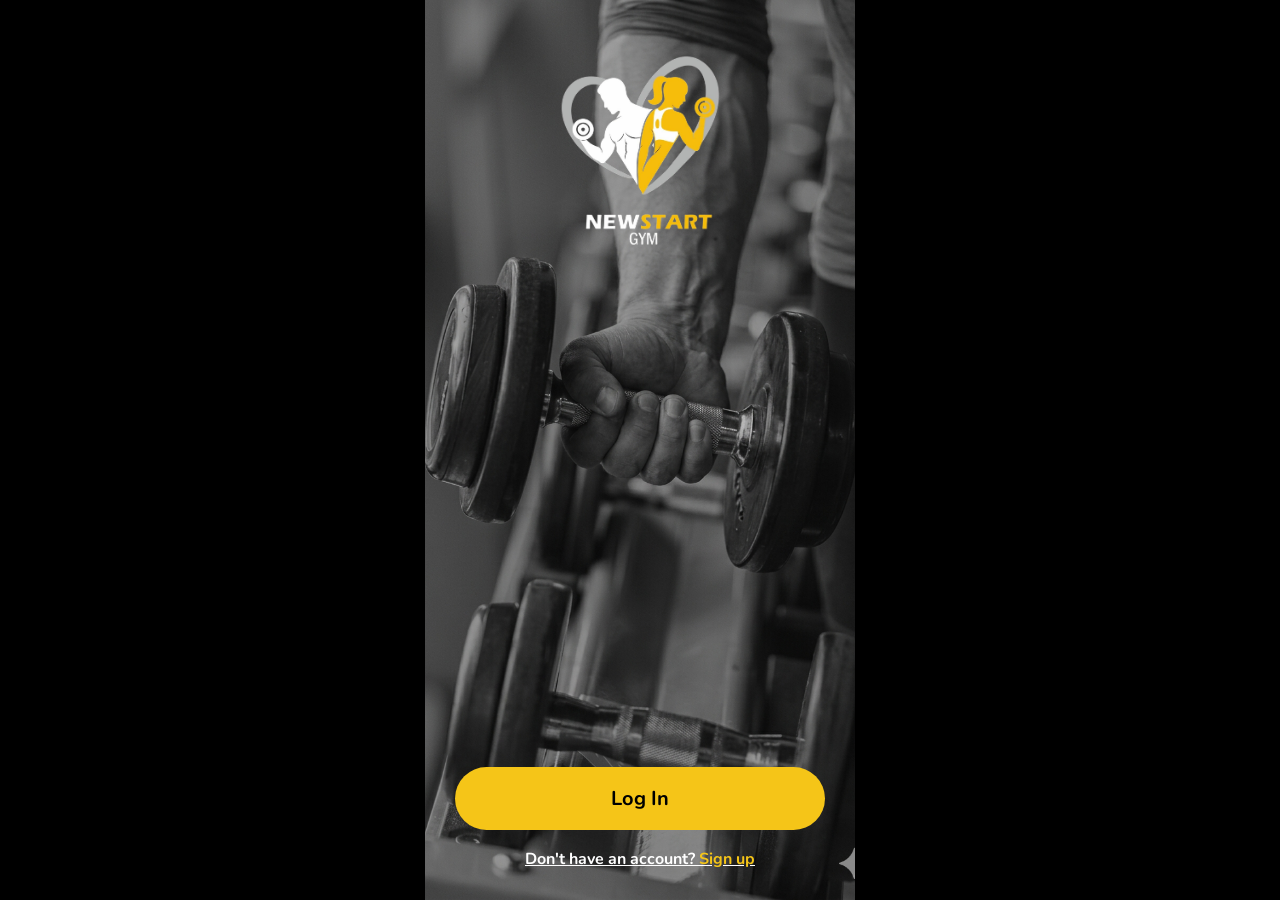
<file: index.html>
<!DOCTYPE html>
<html lang="es">
<head>
  <meta charset="UTF-8">
  <meta name="viewport" content="width=device-width, initial-scale=1.0">
  <title>New Start Gym</title>
  <link rel="stylesheet" href="css/estilos.css">
</head>
<body>
  <!-- Pantalla de bienvenida -->
  <div class="app">
    <div class="fondo">
      <img class="logo" src="logo-NewStart.png" alt="New Start Gym">
      <div style="flex:1"></div>
      <a href="login.html" class="btn" style="text-align:center;text-decoration:none">Log In</a>
      <a href="registro-1.html" class="link">Don't have an account? <b>Sign up</b></a>
    </div>
  </div>
</body>
</html>
</file>
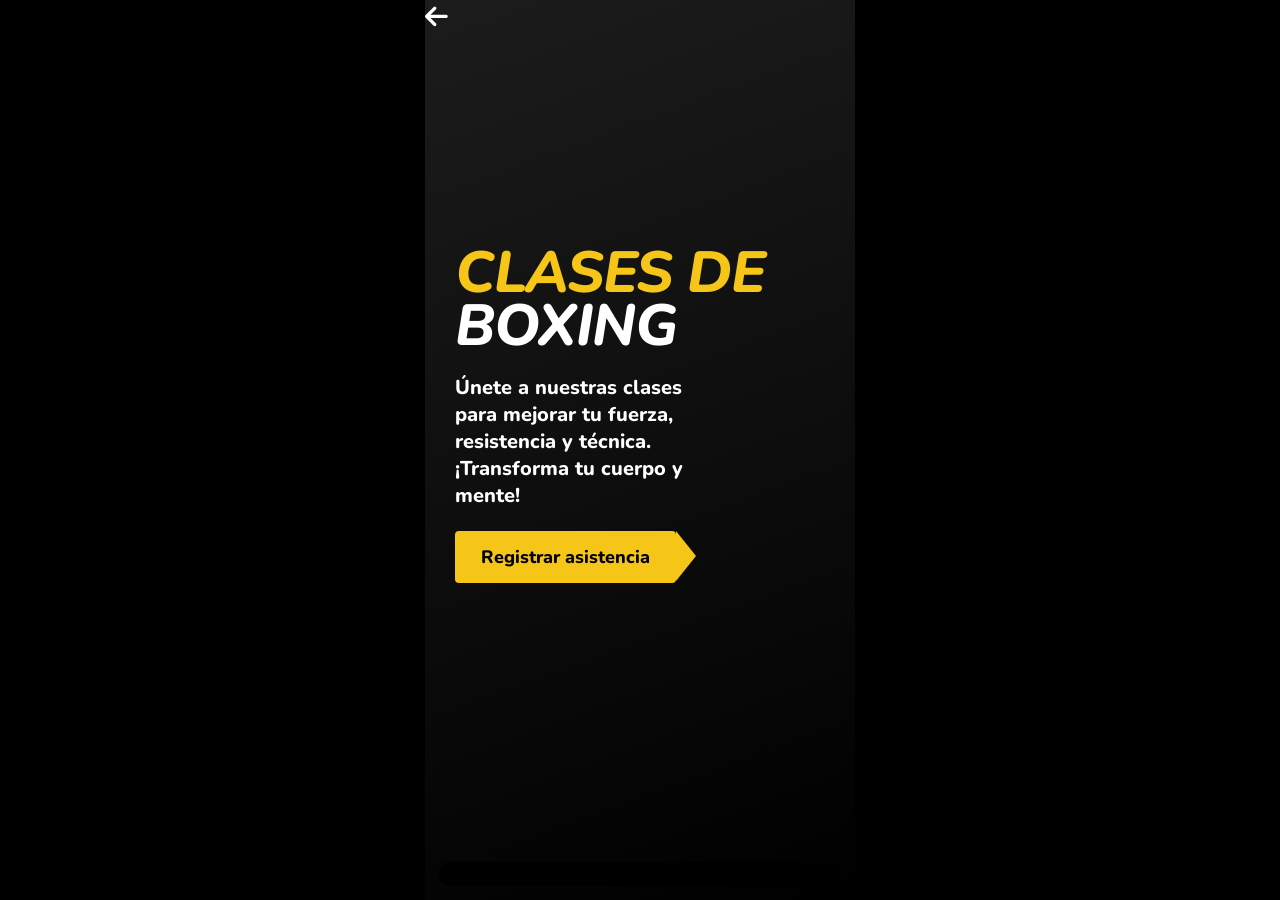
<file: boxeo.html>
<!DOCTYPE html>
<html lang="es">
<head>
  <meta charset="UTF-8">
  <meta name="viewport" content="width=device-width, initial-scale=1.0">
  <title>Clases</title>
  <link rel="stylesheet" href="css/estilos.css">
  <link rel="stylesheet" href="https://cdnjs.cloudflare.com/ajax/libs/font-awesome/6.5.1/css/all.min.css">
</head>
<body>
  <!-- Pantalla promocional de clases (registro de asistencia independiente) -->
  <div class="app">
    <div class="promo" style="position:relative">
      <a href="disciplinas.html" class="volver" style="position:absolute;top:0;left:0"><i class="fa-solid fa-arrow-left"></i></a>
      <h1><span class="amarillo">Clases de</span><br><span class="blanco" id="disciplina">Boxeo</span></h1>
      <p id="texto">Únete a nuestras clases para mejorar tu fuerza, resistencia y técnica. ¡Transforma tu cuerpo y mente!</p>
      <button class="btn-promo" id="asistir">Registrar asistencia</button>
    </div>
    <nav class="barra-nav" id="nav"></nav>
  </div>
  <script src="js/datos.js"></script>
  <script src="js/nav.js"></script>
  <script src="js/boxeo.js"></script>
</body>
</html>
</file>
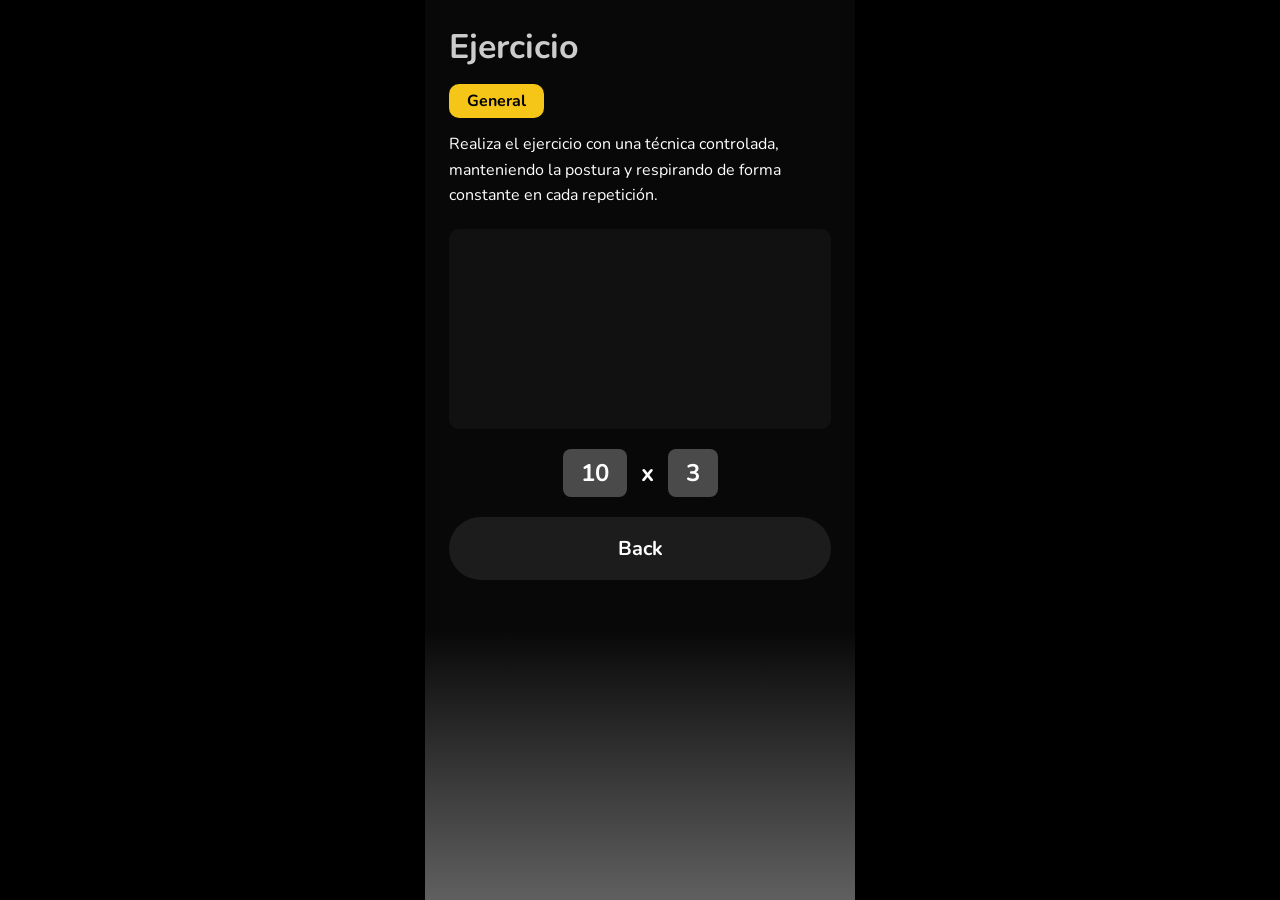
<file: detalle.html>
<!DOCTYPE html>
<html lang="es">
<head>
  <meta charset="UTF-8">
  <meta name="viewport" content="width=device-width, initial-scale=1.0">
  <title>Ejercicio</title>
  <link rel="stylesheet" href="css/estilos.css">
</head>
<body>
  <!-- Detalle del ejercicio con video -->
  <div class="app">
    <div class="contenido detalle">
      <h1 id="nombre"></h1>
      <span class="etiqueta" id="tag"></span>
      <div id="descripcion"></div>
      <div class="video">
        <iframe id="video" width="100%" height="100%" style="border:none;border-radius:10px" allowfullscreen allow="accelerometer; autoplay; clipboard-write; encrypted-media; gyroscope; picture-in-picture"></iframe>
      </div>
      <div class="repes"><span id="reps"></span> x <span id="series"></span></div>
      <a href="javascript:history.back()" class="btn oscuro" style="text-align:center;text-decoration:none">Back</a>
    </div>
  </div>
  <script src="js/datos.js"></script>
  <script src="js/detalle.js"></script>
</body>
</html>
</file>
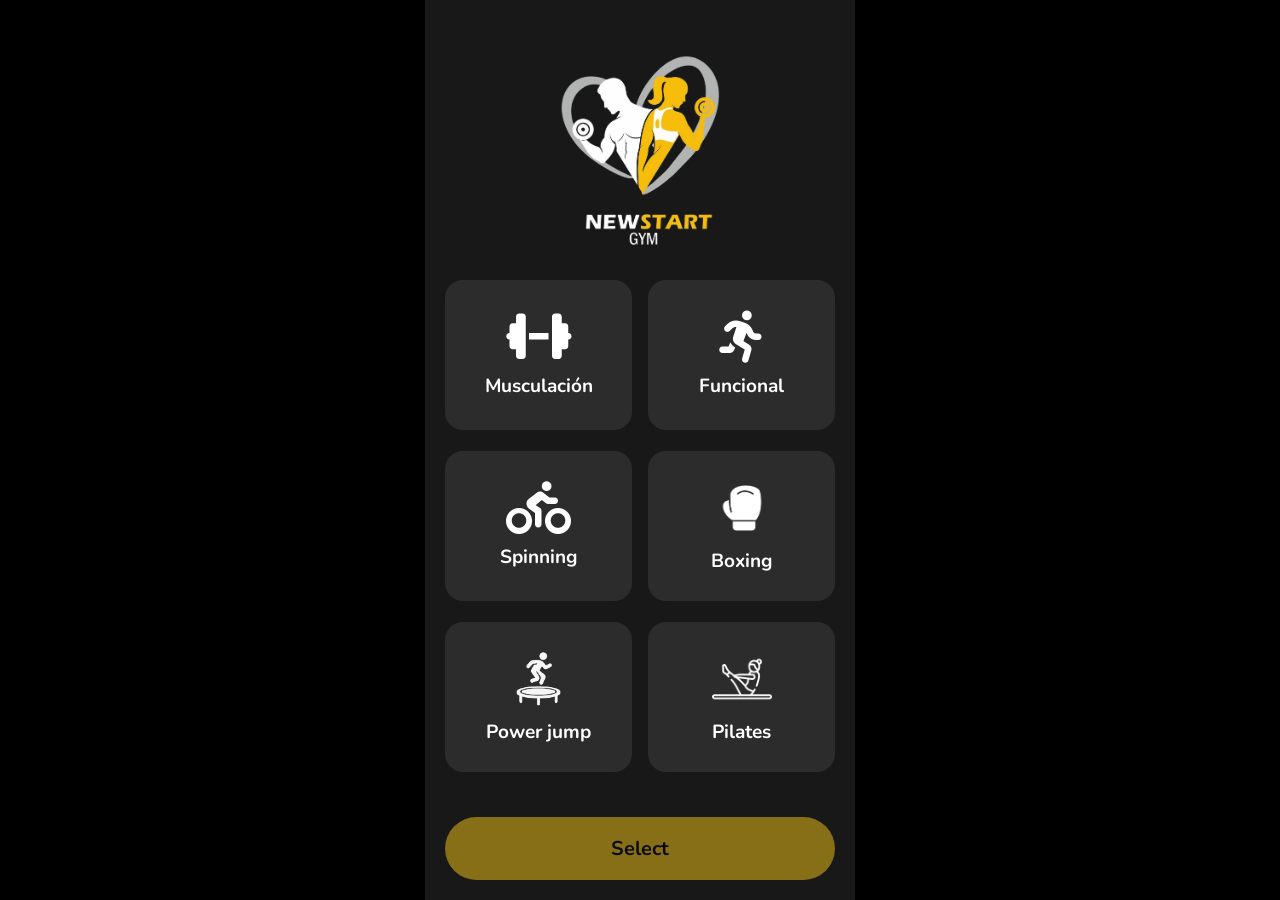
<file: disciplinas.html>
<!DOCTYPE html>
<html lang="es">
<head>
  <meta charset="UTF-8">
  <meta name="viewport" content="width=device-width, initial-scale=1.0">
  <title>Disciplinas</title>
  <link rel="stylesheet" href="css/estilos.css">
  <link rel="stylesheet" href="https://cdnjs.cloudflare.com/ajax/libs/font-awesome/6.5.1/css/all.min.css">
</head>
<body>
  <!-- Seleccion de disciplinas -->
  <div class="app">
    <img class="logo" src="logo-NewStart.png" alt="New Start Gym" style="margin-top:30px">
    <div class="grilla" id="grilla"></div>
    <div style="padding:20px"><button class="btn" id="seleccionar">Select</button></div>
  </div>
  <script src="js/datos.js"></script>
  <script src="js/disciplinas.js"></script>
</body>
</html>
</file>
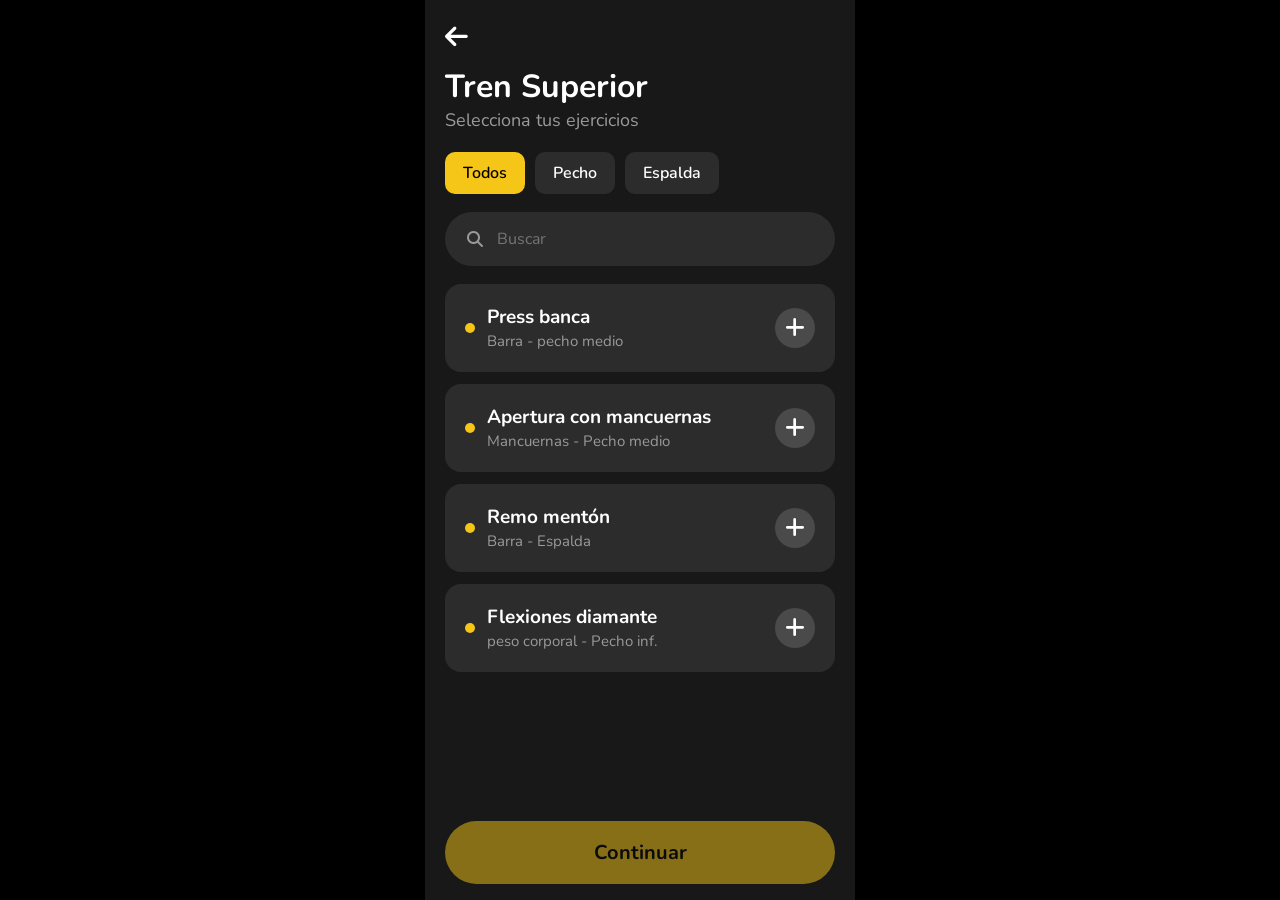
<file: ejercicios.html>
<!DOCTYPE html>
<html lang="es">
<head>
  <meta charset="UTF-8">
  <meta name="viewport" content="width=device-width, initial-scale=1.0">
  <title>Ejercicios</title>
  <link rel="stylesheet" href="css/estilos.css">
  <link rel="stylesheet" href="https://cdnjs.cloudflare.com/ajax/libs/font-awesome/6.5.1/css/all.min.css">
</head>
<body>
  <!-- Seleccion y configuracion de ejercicios -->
  <div class="app">
    <div class="contenido" style="padding:0">
      <div class="cabecera">
        <a href="principal.html" class="volver"><i class="fa-solid fa-arrow-left"></i></a>
        <h1 id="titulo"></h1>
        <p>Selecciona tus ejercicios</p>
      </div>
      <div class="chips" id="chips"></div>
      <div class="buscar" style="margin:18px 20px">
        <i class="fa-solid fa-magnifying-glass"></i>
        <input class="buscador" id="buscador" type="search" placeholder="Buscar">
      </div>
      <div id="lista"></div>
    </div>
    <div class="pie"><button class="btn" id="continuar" disabled>Continuar</button></div>
  </div>
  <script src="js/datos.js"></script>
  <script src="js/ejercicios.js"></script>
</body>
</html>
</file>
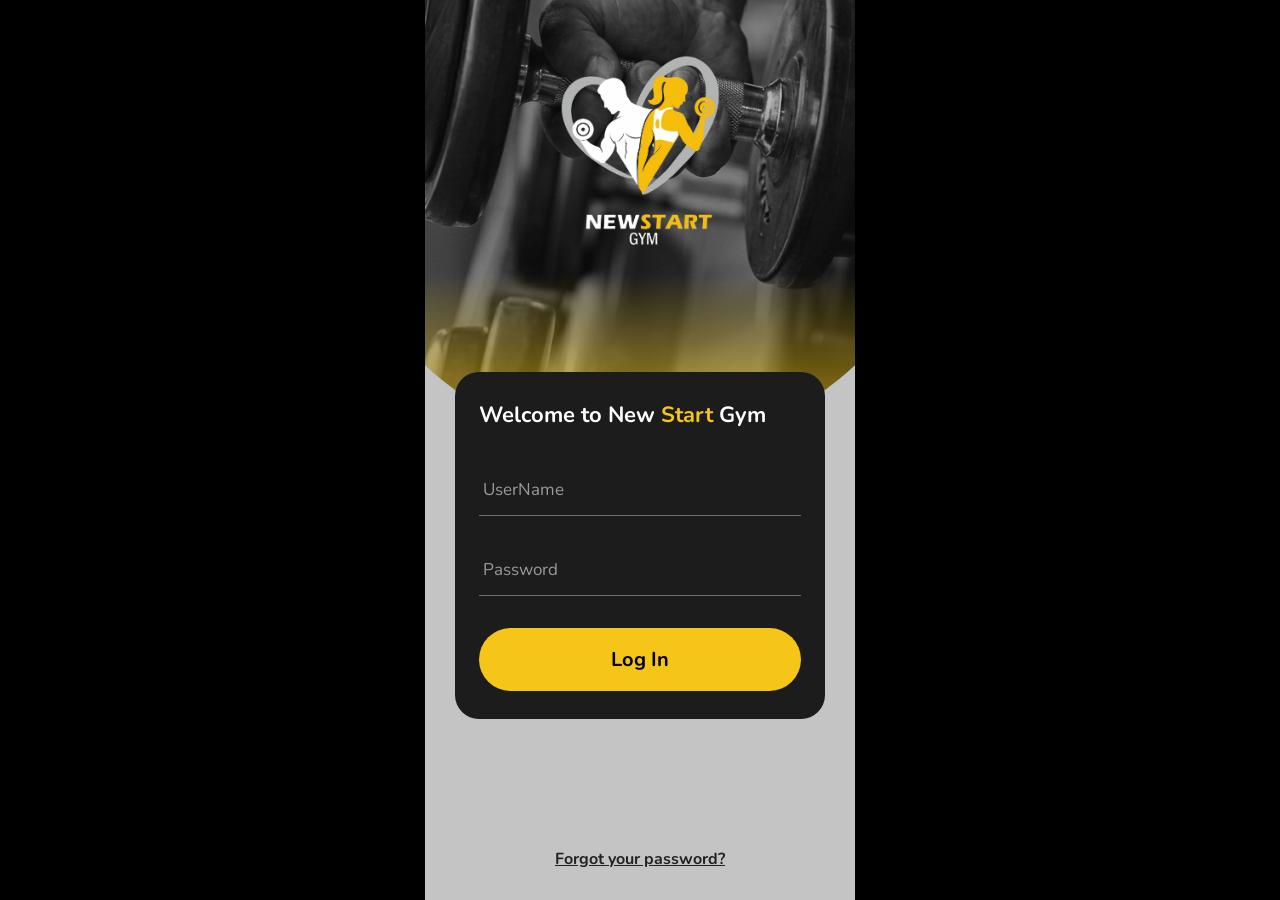
<file: login.html>
<!DOCTYPE html>
<html lang="es">
<head>
  <meta charset="UTF-8">
  <meta name="viewport" content="width=device-width, initial-scale=1.0">
  <title>Iniciar sesión</title>
  <link rel="stylesheet" href="css/estilos.css">
</head>
<body>
  <!-- Inicio de sesion -->
  <div class="app">
    <div class="fondo gris">
      <img class="logo" src="logo-NewStart.png" alt="New Start Gym">
      <form class="tarjeta" onsubmit="location.href='disciplinas.html';return false">
        <h2>Welcome to New <span>Start</span> Gym</h2>
        <input class="campo" type="text" placeholder="UserName" required>
        <input class="campo" type="password" placeholder="Password" required>
        <button class="btn" type="submit" style="margin-top:18px">Log In</button>
      </form>
      <a href="registro-1.html" class="link">Forgot your password?</a>
    </div>
  </div>
</body>
</html>
</file>
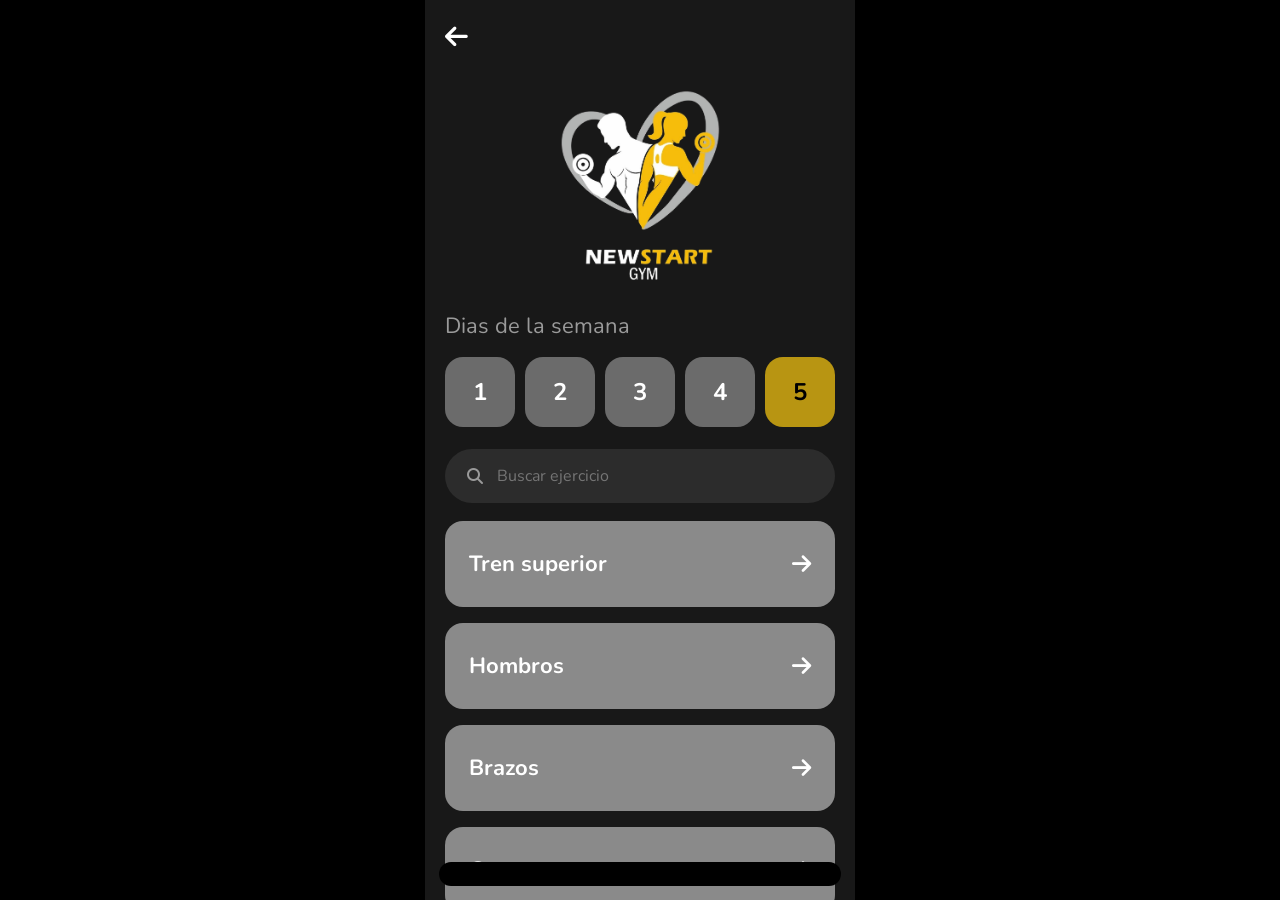
<file: principal.html>
<!DOCTYPE html>
<html lang="es">
<head>
  <meta charset="UTF-8">
  <meta name="viewport" content="width=device-width, initial-scale=1.0">
  <title>New Start Gym</title>
  <link rel="stylesheet" href="css/estilos.css">
  <link rel="stylesheet" href="https://cdnjs.cloudflare.com/ajax/libs/font-awesome/6.5.1/css/all.min.css">
</head>
<body>
  <!-- Pantalla Principal de ejercicios (Musculacion) -->
  <div class="app">
    <div class="contenido">
      <div id="banner"></div>
      <a href="disciplinas.html" class="volver"><i class="fa-solid fa-arrow-left"></i></a>
      <a href="disciplinas.html"><img class="logo" src="logo-NewStart.png" alt="New Start Gym" style="margin-bottom:16px"></a>
      <p class="titulo-seccion">Dias de la semana</p>
      <div class="dias" id="dias"></div>
      <div class="buscar">
        <i class="fa-solid fa-magnifying-glass"></i>
        <input class="buscador" id="buscador" type="search" placeholder="Buscar ejercicio">
      </div>
      <div class="grupo" onclick="irGrupo('tren-superior')">Tren superior <i class="fa-solid fa-arrow-right"></i></div>
      <div class="grupo" onclick="irGrupo('hombros')">Hombros <i class="fa-solid fa-arrow-right"></i></div>
      <div class="grupo" onclick="irGrupo('brazos')">Brazos <i class="fa-solid fa-arrow-right"></i></div>
      <div class="grupo" onclick="irGrupo('core')">Core <i class="fa-solid fa-arrow-right"></i></div>
      <div class="grupo" onclick="irGrupo('gluteos')">Glúteos <i class="fa-solid fa-arrow-right"></i></div>
      <div class="grupo" onclick="irGrupo('tren-inferior')">Tren inferior <i class="fa-solid fa-arrow-right"></i></div>
      <textarea class="nota" id="nota" placeholder="Notas del entrenador..."></textarea>
    </div>
    <nav class="barra-nav" id="nav"></nav>
  </div>
  <script src="js/datos.js"></script>
  <script src="js/nav.js"></script>
  <script src="js/principal.js"></script>
</body>
</html>
</file>
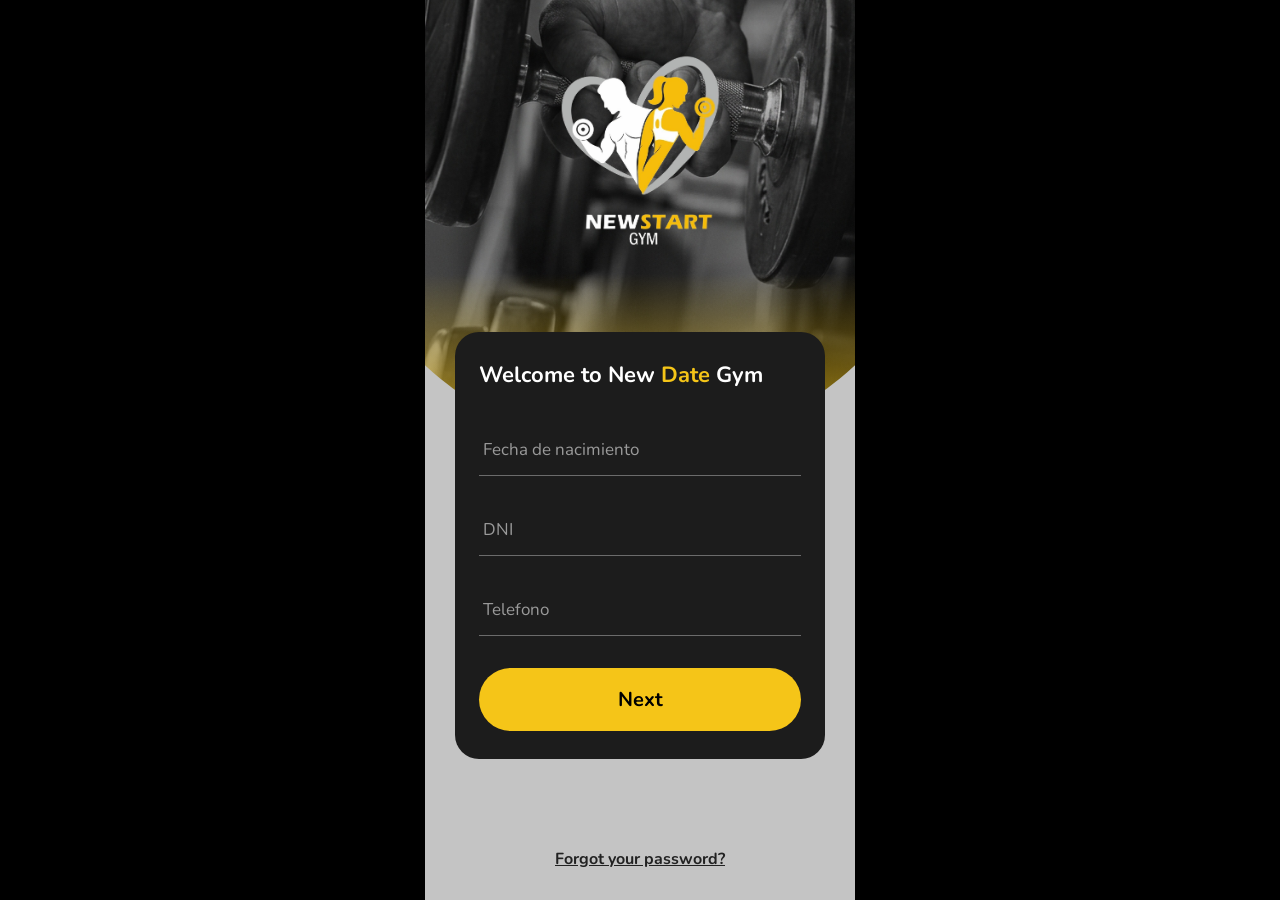
<file: registro-1.html>
<!DOCTYPE html>
<html lang="es">
<head>
  <meta charset="UTF-8">
  <meta name="viewport" content="width=device-width, initial-scale=1.0">
  <title>Registro</title>
  <link rel="stylesheet" href="css/estilos.css">
</head>
<body>
  <!-- Registro paso 1: datos personales -->
  <div class="app">
    <div class="fondo gris">
      <img class="logo" src="logo-NewStart.png" alt="New Start Gym">
      <form class="tarjeta" onsubmit="location.href='registro-2.html';return false">
        <h2>Welcome to New <span>Date</span> Gym</h2>
        <input class="campo" type="text" placeholder="Fecha de nacimiento" required>
        <input class="campo" type="text" placeholder="DNI" required>
        <input class="campo" type="tel" placeholder="Telefono" required>
        <button class="btn" type="submit" style="margin-top:18px">Next</button>
      </form>
      <a href="login.html" class="link">Forgot your password?</a>
    </div>
  </div>
</body>
</html>
</file>
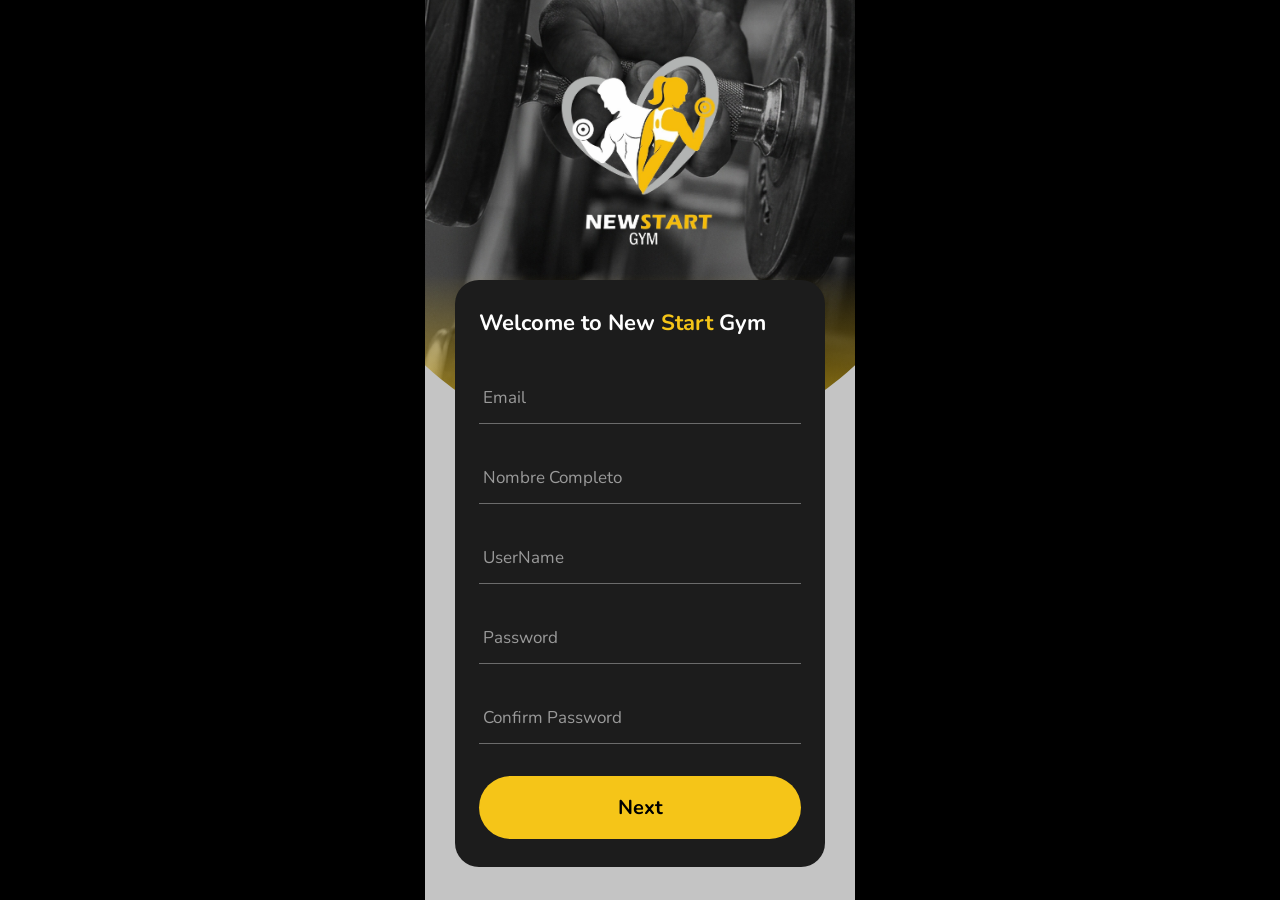
<file: registro-2.html>
<!DOCTYPE html>
<html lang="es">
<head>
  <meta charset="UTF-8">
  <meta name="viewport" content="width=device-width, initial-scale=1.0">
  <title>Registro</title>
  <link rel="stylesheet" href="css/estilos.css">
</head>
<body>
  <!-- Registro paso 2: datos de cuenta -->
  <div class="app">
    <div class="fondo gris">
      <img class="logo" src="logo-NewStart.png" alt="New Start Gym">
      <form class="tarjeta" onsubmit="location.href='registro-3.html';return false">
        <h2>Welcome to New <span>Start</span> Gym</h2>
        <input class="campo" type="email" placeholder="Email" required>
        <input class="campo" type="text" placeholder="Nombre Completo" required>
        <input class="campo" type="text" placeholder="UserName" required>
        <input class="campo" type="password" placeholder="Password" required>
        <input class="campo" type="password" placeholder="Confirm Password" required>
        <button class="btn" type="submit" style="margin-top:18px">Next</button>
      </form>
      <a href="login.html" class="link">Forgot your password?</a>
    </div>
  </div>
</body>
</html>
</file>
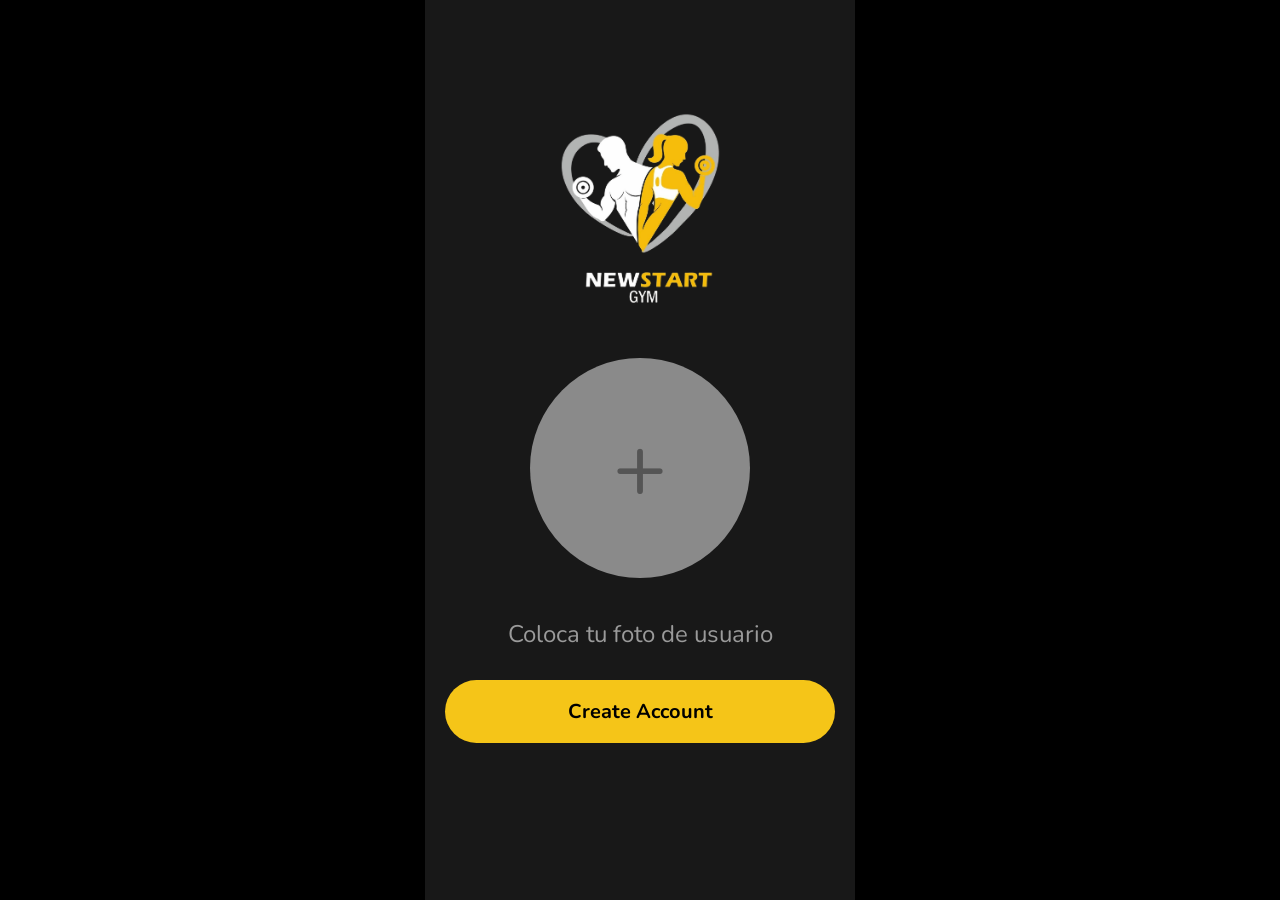
<file: registro-3.html>
<!DOCTYPE html>
<html lang="es">
<head>
  <meta charset="UTF-8">
  <meta name="viewport" content="width=device-width, initial-scale=1.0">
  <title>Registro</title>
  <link rel="stylesheet" href="css/estilos.css">
  <style>
    .foto {
      width: 220px; height: 220px; border-radius: 50%;
      background: #8a8a8a center/cover; margin: 40px auto;
      display: flex; align-items: center; justify-content: center;
      font-size: 90px; color: #555; cursor: pointer;
    }
    .aviso { text-align: center; font-size: 24px; color: var(--texto-suave); }
  </style>
</head>
<body>
  <!-- Registro paso 3: foto de perfil -->
  <div class="app">
    <div class="contenido" style="display:flex;flex-direction:column;justify-content:center;text-align:center">
      <img class="logo" src="logo-NewStart.png" alt="New Start Gym">
      <label class="foto" id="foto">+</label>
      <input type="file" id="archivo" accept="image/*" hidden>
      <p class="aviso">Coloca tu foto de usuario</p>
      <a href="disciplinas.html" class="btn" style="text-align:center;text-decoration:none;margin-top:30px">Create Account</a>
    </div>
  </div>
  <script>
    // Vista previa de la foto de perfil
    const foto = document.getElementById('foto');
    const archivo = document.getElementById('archivo');
    foto.addEventListener('click', () => archivo.click());
    archivo.addEventListener('change', () => {
      const f = archivo.files[0];
      if (f) { foto.style.backgroundImage = `url(${URL.createObjectURL(f)})`; foto.textContent = ''; }
    });
  </script>
</body>
</html>
</file>
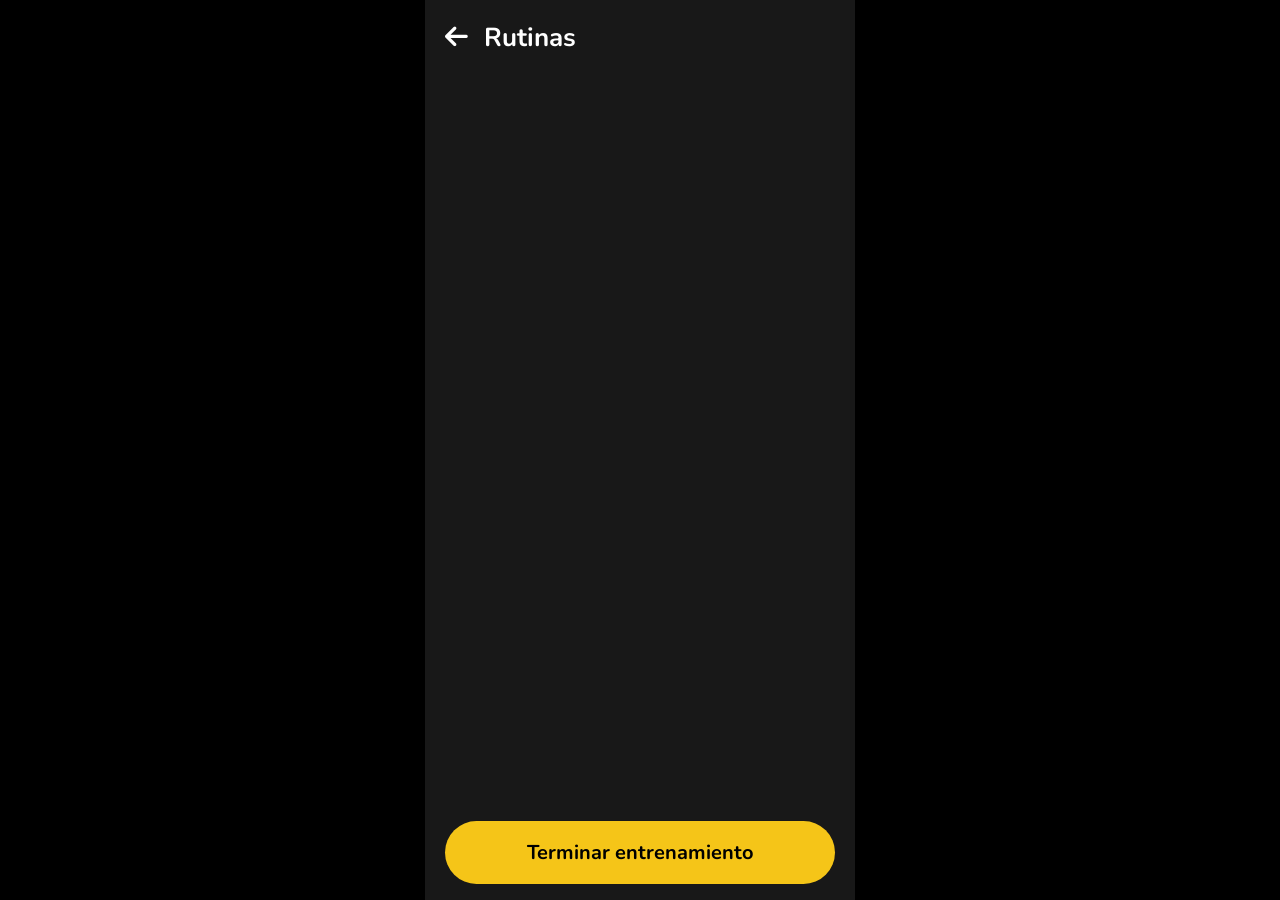
<file: rutinas.html>
<!DOCTYPE html>
<html lang="es">
<head>
  <meta charset="UTF-8">
  <meta name="viewport" content="width=device-width, initial-scale=1.0">
  <title>Rutinas</title>
  <link rel="stylesheet" href="css/estilos.css">
  <link rel="stylesheet" href="https://cdnjs.cloudflare.com/ajax/libs/font-awesome/6.5.1/css/all.min.css">
</head>
<body>
  <!-- Resumen de la rutina del dia -->
  <div class="app">
    <div class="contenido" style="padding:0">
      <div class="cabecera" style="display:flex;align-items:center;gap:16px">
        <a href="javascript:history.back()" class="volver" style="margin:0"><i class="fa-solid fa-arrow-left"></i></a>
        <h1 style="font-size:26px">Rutinas</h1>
      </div>
      <div id="bloques"></div>
    </div>
    <div class="pie"><button class="btn" id="continuar">Continuar</button></div>
  </div>
  <script src="js/datos.js"></script>
  <script src="js/rutinas.js"></script>
</body>
</html>
</file>
<file: css/estilos.css>
/* Tipografia general del sistema */
@import url('https://fonts.googleapis.com/css2?family=Nunito:wght@400;600;700;800&display=swap');

:root {
  --negro: #181818;
  --gris-card: #2c2c2c;
  --gris-claro: #6b6b6b;
  --amarillo: #f5c518;
  --amarillo-tenue: #b89512;
  --texto: #ffffff;
  --texto-suave: #9a9a9a;
}

* {
  margin: 0;
  padding: 0;
  box-sizing: border-box;
  font-family: 'Nunito', sans-serif;
}

body {
  background: #000;
  color: var(--texto);
}

/* Contenedor con forma de pantalla movil centrada */
.app {
  max-width: 430px;
  height: 100vh;
  margin: 0 auto;
  background: var(--negro);
  position: relative;
  display: flex;
  flex-direction: column;
  overflow: hidden;
}

/* Logo de la marca */
.logo {
  display: block;
  width: 230px;
  margin: 0 auto;
}

/* Boton amarillo principal */
.btn {
  display: block;
  width: 100%;
  border: none;
  background: var(--amarillo);
  color: #000;
  font-size: 20px;
  font-weight: 700;
  padding: 18px;
  border-radius: 40px;
  cursor: pointer;
}

.btn:disabled, .btn-promo:disabled {
  opacity: .5;
  cursor: default;
}

/* Boton oscuro (ej. volver en detalle) */
.btn.oscuro { background: #1c1c1c; color: var(--texto); }

.link {
  display: block;
  text-align: center;
  color: var(--texto);
  text-decoration: underline;
  margin-top: 18px;
  font-weight: 700;
}

.link b { color: var(--amarillo); }

/* ----------------- Pantallas con fondo (splash / login) ----------------- */
.fondo {
  background: url(../FondoInicio.png) center/cover no-repeat;
  flex: 1;
  display: flex;
  flex-direction: column;
  justify-content: flex-end;
  padding: 30px;
}

/* Variante formularios: mitad inferior gris claro + imagen superior curva con brillo amarillo */
.fondo.gris {
  background: #c4c4c4;
  position: relative;
  justify-content: space-between;
}
.fondo.gris::before {
  content: '';
  position: absolute;
  top: -20vh;
  left: 50%;
  transform: translateX(-50%);
  width: 70vh;
  height: 70vh;
  border-radius: 50%;
  background:
    linear-gradient(to bottom, rgba(245, 197, 24, 0) 72%, rgba(245, 197, 24, .75) 100%),
    url(../FondoInicio.png) center/cover no-repeat;
}
.fondo.gris > * { position: relative; z-index: 1; }
.fondo.gris .link { color: #222; }

/* Tarjeta oscura de formularios */
.tarjeta {
  background: #1c1c1c;
  border-radius: 24px;
  padding: 28px 24px;
  margin: 20px 0;
}

.tarjeta h2 {
  font-size: 22px;
  margin-bottom: 20px;
}

.tarjeta h2 span { color: var(--amarillo); }

/* Inputs con linea inferior */
.campo {
  width: 100%;
  background: none;
  border: none;
  border-bottom: 1px solid var(--gris-claro);
  color: var(--texto);
  font-size: 17px;
  padding: 14px 4px;
  margin: 14px 0;
}

.campo::placeholder { color: var(--texto-suave); }
.campo:focus { outline: none; border-color: var(--amarillo); }

/* ----------------- Seleccion de disciplinas ----------------- */
.grilla {
  display: grid;
  grid-template-columns: 1fr 1fr;
  gap: 16px;
  padding: 20px;
  flex: 1;
}

.disciplina {
  background: var(--gris-card);
  border-radius: 18px;
  height: 150px;
  display: flex;
  flex-direction: column;
  align-items: center;
  justify-content: center;
  gap: 10px;
  cursor: pointer;
  border: 2px solid transparent;
}

.disciplina img { height: 60px; object-fit: contain; }
.disciplina i { font-size: 52px; }
.disciplina span { font-size: 19px; font-weight: 700; }

/* Estado activo (seleccionada): fondo amarillo, icono blanco, texto negro */
.disciplina.activa {
  background: var(--amarillo);
  color: #000;
}
.disciplina.activa i { color: #fff; }

/* Estado suspendido: clase no disponible, no seleccionable */
.disciplina.suspendida {
  opacity: .35;
  cursor: not-allowed;
}

/* ----------------- Pantalla Principal de ejercicios ----------------- */
.contenido {
  flex: 1;
  padding: 20px;
  overflow-y: auto;
  padding-bottom: 90px;
}

.titulo-seccion {
  font-size: 22px;
  color: var(--texto-suave);
  margin-bottom: 16px;
}

/* Contador de asistencia semanal (5 dias de apertura) */
.dias {
  display: flex;
  gap: 10px;
  margin-bottom: 22px;
}

.dia {
  flex: 1;
  aspect-ratio: 1;
  background: var(--gris-claro);
  border-radius: 18px;
  display: flex;
  align-items: center;
  justify-content: center;
  font-size: 24px;
  font-weight: 700;
}

.dia.asistido { background: var(--amarillo-tenue); color: #000; }
.dia.bloqueado { background: #383838; color: #555; }

/* Buscador con icono de lupa */
.buscar { position: relative; margin-bottom: 18px; }
.buscar i {
  position: absolute;
  left: 22px;
  top: 50%;
  transform: translateY(-50%);
  color: var(--texto-suave);
  font-size: 16px;
  pointer-events: none;
}
.buscador {
  width: 100%;
  background: var(--gris-card);
  border: none;
  border-radius: 30px;
  color: var(--texto);
  font-size: 16px;
  padding: 16px 22px 16px 52px;
}
.buscador:focus { outline: none; }

/* Tarjetas de grupos musculares */
.grupo {
  display: flex;
  align-items: center;
  justify-content: space-between;
  background: #8a8a8a;
  color: var(--texto);
  border-radius: 18px;
  padding: 28px 24px;
  margin-bottom: 16px;
  font-size: 22px;
  font-weight: 700;
  cursor: pointer;
}

/* Nota efimera (cache 2.5h) */
.nota {
  width: 100%;
  min-height: 120px;
  background: #d9d9d9;
  color: #000;
  border: none;
  border-radius: 18px;
  padding: 18px;
  font-size: 17px;
  resize: none;
}
.nota:focus { outline: none; }

/* Banner de cuota vencida */
.banner {
  display: flex;
  align-items: center;
  justify-content: center;
  gap: 10px;
  background: var(--amarillo);
  color: #000;
  font-size: 20px;
  font-weight: 800;
  padding: 14px;
  border-radius: 30px;
  margin-bottom: 18px;
}

/* ----------------- Barra de navegacion inferior ----------------- */
.barra-nav {
  position: absolute;
  bottom: 14px;
  left: 14px;
  right: 14px;
  background: #000;
  border-radius: 40px;
  display: flex;
  justify-content: space-around;
  gap: 8px;
  padding: 12px 14px;
  overflow-x: auto;
}

.barra-nav a {
  flex: 0 0 auto;
  width: 72px;
  height: 52px;
  border-radius: 26px;
  display: flex;
  align-items: center;
  justify-content: center;
  text-decoration: none;
  font-size: 26px;
  color: var(--texto);
}

.barra-nav a.activo { background: var(--amarillo); color: #000; }
.barra-nav a img { width: 30px; }

/* ----------------- Listado de ejercicios ----------------- */
.cabecera { padding: 20px; }
.cabecera h1 { font-size: 32px; }
.cabecera p { color: var(--texto-suave); font-size: 18px; }

.volver {
  color: var(--texto);
  font-size: 26px;
  text-decoration: none;
  display: inline-block;
  margin-bottom: 10px;
}

/* Filtros tipo chip */
.chips { display: flex; gap: 10px; flex-wrap: wrap; padding: 0 20px; }

.chip {
  background: var(--gris-card);
  color: var(--texto);
  border: none;
  border-radius: 10px;
  padding: 10px 18px;
  font-size: 16px;
  font-weight: 600;
  cursor: pointer;
}
.chip.activo { background: var(--amarillo); color: #000; }

/* Item de ejercicio seleccionable */
.ejercicio {
  background: var(--gris-card);
  border-radius: 16px;
  padding: 18px;
  margin: 12px 20px;
  border: 2px solid transparent;
}
.ejercicio.elegido { border-color: var(--amarillo); }

.ejercicio-fila {
  display: flex;
  align-items: center;
  gap: 12px;
}

.punto {
  width: 10px;
  height: 10px;
  border-radius: 50%;
  background: var(--amarillo);
  flex: 0 0 auto;
}

.ejercicio-info { flex: 1; }
.ejercicio-info h3 { font-size: 19px; }
.ejercicio-info small { color: var(--texto-suave); font-size: 15px; }

.mas {
  width: 40px;
  height: 40px;
  border-radius: 50%;
  background: #4a4a4a;
  color: var(--texto);
  border: none;
  font-size: 22px;
  cursor: pointer;
}
.ejercicio.elegido .mas { background: var(--amarillo); color: #000; }

/* Controles series / repeticiones / descanso */
.config { margin-top: 16px; }
.config-fila {
  display: flex;
  align-items: center;
  justify-content: space-between;
  margin: 12px 0;
  font-size: 18px;
}
.contador { display: flex; align-items: center; gap: 8px; }
.contador button {
  width: 38px;
  height: 38px;
  border: none;
  border-radius: 8px;
  background: #4a4a4a;
  color: var(--texto);
  font-size: 20px;
  cursor: pointer;
}
.contador span {
  background: #4a4a4a;
  border-radius: 8px;
  padding: 8px 14px;
  min-width: 50px;
  text-align: center;
}

/* Boton fijo al pie */
.pie {
  position: sticky;
  bottom: 0;
  padding: 16px 20px;
  background: var(--negro);
}

/* ----------------- Resumen de rutinas ----------------- */
.bloque-rutina {
  background: #1c1c1c;
  border-radius: 18px;
  padding: 20px;
  margin: 16px 20px;
}
.bloque-rutina h2 { color: var(--amarillo); text-align: center; margin-bottom: 14px; }
.item-rutina {
  background: #3a3a3a;
  border-radius: 10px;
  padding: 14px;
  margin-bottom: 10px;
  text-align: center;
  cursor: pointer;
}
.item-rutina.marcado { color: var(--amarillo); }

/* ----------------- Detalle de ejercicio ----------------- */
.detalle { 
  background: linear-gradient( rgb(8, 8, 8) 70%,rgb(96, 96, 96) );
  padding: 24px; 
}
.detalle h1 { font-size: 34px; color: #ccc; }
.etiqueta {
  display: inline-block;
  background: var(--amarillo);
  color: #000;
  font-weight: 700;
  padding: 6px 18px;
  border-radius: 10px;
  margin: 14px 0;
}
.detalle p, .detalle li { line-height: 1.6; margin-bottom: 10px; }
.detalle ul { padding-left: 20px; }

.video {
  position: relative;
  display: block;
  background: #111 center/cover;
  border-radius: 10px;
  height: 200px;
  margin: 20px 0;
}
.video img {
  width: 70px;
  position: absolute;
  top: 50%;
  left: 50%;
  transform: translate(-50%, -50%);
}

.repes {
  display: flex;
  align-items: center;
  justify-content: center;
  gap: 14px;
  font-size: 24px;
  font-weight: 700;
  margin: 20px 0;
}
.repes span { background: #4a4a4a; padding: 8px 18px; border-radius: 8px; }

/* ----------------- Pantalla promocional de clases ----------------- */
.promo {
  flex: 1;
  background: linear-gradient(160deg, #1c1c1c 0%, #000 100%);
  display: flex;
  flex-direction: column;
  justify-content: center;
  padding: 30px;
  padding-bottom: 100px;
}
.promo h1 {
  font-size: 58px;
  font-style: italic;
  font-weight: 800;
  text-transform: uppercase;
  line-height: .9;
  letter-spacing: -1px;
}
.promo h1 .blanco { color: #fff; }
.promo h1 .amarillo { color: var(--amarillo); }
.promo p {
  font-size: 20px;
  font-weight: 800;
  max-width: 240px;
  margin: 22px 0;
}
/* Boton tipo banner con cola triangular */
.btn-promo {
  position: relative;
  background: var(--amarillo);
  color: #000;
  border: none;
  font-size: 18px;
  font-weight: 800;
  padding: 14px 26px;
  border-radius: 4px;
  width: max-content;
  cursor: pointer;
}
.btn-promo::after {
  content: '';
  position: absolute;
  right: -20px;
  top: 0;
  border-left: 20px solid var(--amarillo);
  border-top: 25px solid transparent;
  border-bottom: 25px solid transparent;
}
</file>
